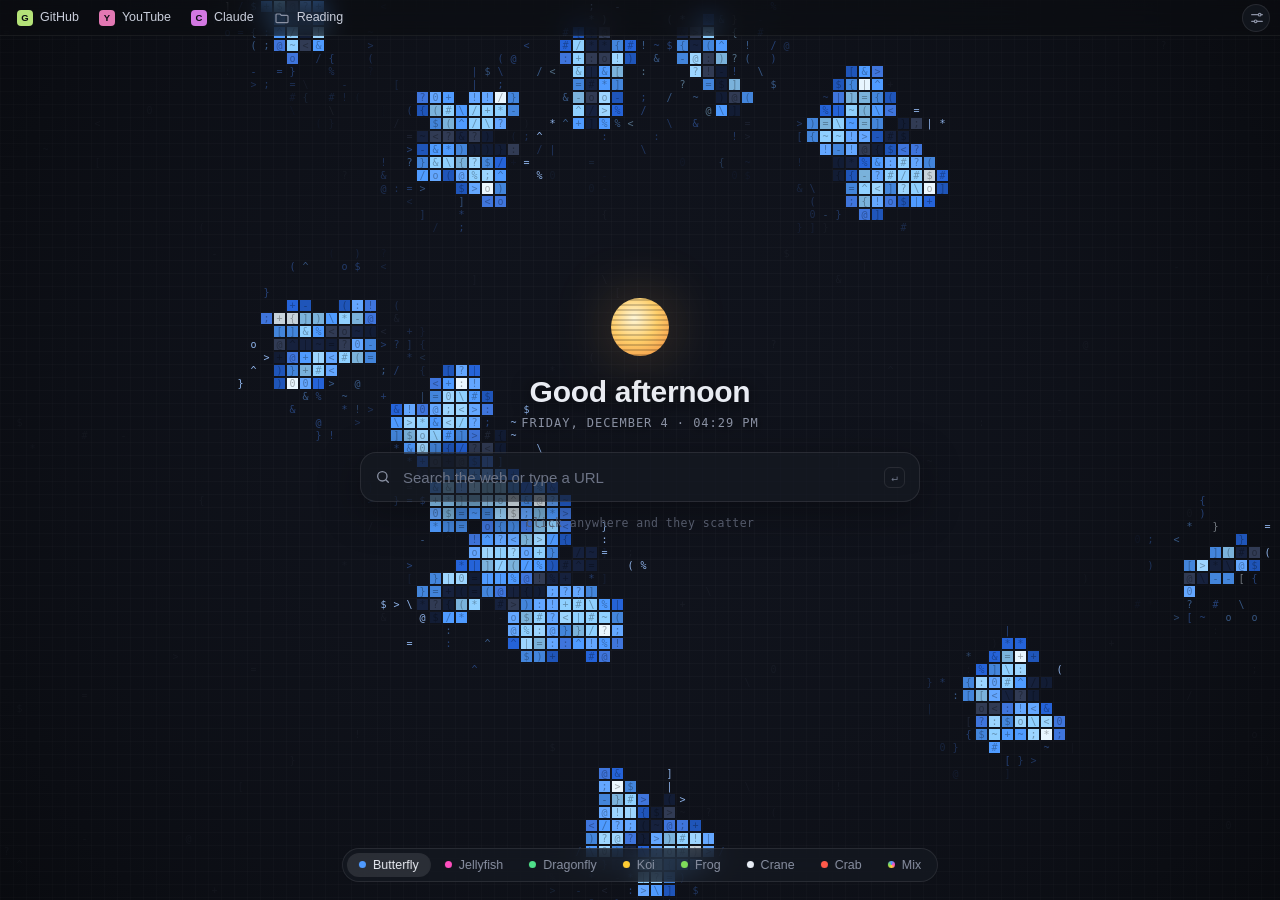
<file: docs/index.html>
<!DOCTYPE html>
<html lang="en">
<head>
<meta charset="utf-8">
<meta name="viewport" content="width=device-width, initial-scale=1">
<title>ASCII Garden: live demo</title>
<link rel="icon" type="image/png" href="[data-uri]">
<style>
:root {
  --bg: #0b0d12;
  --ink: #e9ecf3;
  --muted: #8a91a3;
  --glass: rgba(22, 25, 34, 0.72);
  --line: rgba(255, 255, 255, 0.09);
  --mono: ui-monospace, "SF Mono", SFMono-Regular, Menlo, Consolas, monospace;
  --sans: -apple-system, BlinkMacSystemFont, "Inter", "Segoe UI", Roboto, sans-serif;
}

* { box-sizing: border-box; }

html, body {
  margin: 0;
  height: 100%;
  overflow: hidden;
  background: var(--bg);
  color: var(--ink);
  font-family: var(--sans);
  -webkit-font-smoothing: antialiased;
  user-select: none;
  -webkit-user-select: none;
  touch-action: manipulation;
}

canvas {
  position: fixed;
  inset: 0;
  width: 100%;
  height: 100%;
  display: block;
}

#garden { cursor: crosshair; }

/* ---------- bookmarks bar ---------- */
.bookmarks {
  position: fixed;
  top: 0;
  left: 0;
  right: 0;
  height: 36px;
  padding: 4px 50px 4px 8px;
  display: flex;
  align-items: center;
  gap: 2px;
  background: rgba(11, 13, 18, 0.55);
  border-bottom: 1px solid rgba(255, 255, 255, 0.06);
  backdrop-filter: blur(12px);
  -webkit-backdrop-filter: blur(12px);
  z-index: 5;
}
.bookmarks[hidden] { display: none; }
.bm-list {
  position: relative;
  flex: 1;
  min-width: 0;
  display: flex;
  gap: 2px;
  overflow: hidden;
}
.bm {
  flex: none;
  display: flex;
  align-items: center;
  gap: 7px;
  height: 28px;
  max-width: 170px;
  padding: 0 9px;
  border: 0;
  border-radius: 8px;
  background: transparent;
  color: #c9cedb;
  font: 12.5px/1 var(--sans);
  text-decoration: none;
  white-space: nowrap;
  cursor: pointer;
}
.bm .t { overflow: hidden; text-overflow: ellipsis; }
.bm:hover, .bm:focus-visible, .bm.open { background: rgba(255, 255, 255, 0.08); color: var(--ink); outline: none; }
.bm img, .bm .ico { width: 16px; height: 16px; flex: none; border-radius: 4px; }
.bm .ico {
  display: grid;
  place-items: center;
  font: 700 9.5px/1 var(--sans);
  color: #0b0d12;
}
.bm svg { flex: none; color: #8a91a3; }
.bm-more { padding: 0 10px; font-size: 15px; color: var(--muted); }

.bm-menu {
  position: fixed;
  min-width: 220px;
  max-width: 300px;
  max-height: 65vh;
  overflow-y: auto;
  padding: 5px;
  display: grid;
  gap: 1px;
  background: rgba(18, 21, 29, 0.96);
  border: 1px solid var(--line);
  border-radius: 12px;
  backdrop-filter: blur(16px);
  -webkit-backdrop-filter: blur(16px);
  box-shadow: 0 16px 40px rgba(0, 0, 0, .5);
  z-index: 8;
}
.bm-menu[hidden] { display: none; }
.bm-menu .bm { max-width: none; width: 100%; }
.bm-menu .back { color: var(--muted); }
.bm-menu .empty { padding: 8px 10px; font-size: 12px; color: #6c7385; }

/* ---------- species picker ---------- */
.species {
  position: fixed;
  bottom: 18px;
  left: 50%;
  transform: translateX(-50%);
  display: flex;
  gap: 2px;
  padding: 4px;
  max-width: calc(100vw - 90px);
  overflow-x: auto;
  scrollbar-width: none;
  background: var(--glass);
  border: 1px solid var(--line);
  border-radius: 999px;
  backdrop-filter: blur(14px);
  -webkit-backdrop-filter: blur(14px);
  z-index: 5;
}
.species::-webkit-scrollbar { display: none; }

.species button {
  flex: none;
  display: flex;
  align-items: center;
  gap: 7px;
  padding: 6px 12px;
  border: 0;
  border-radius: 999px;
  background: transparent;
  color: var(--muted);
  font: 500 12.5px/1 var(--sans);
  cursor: pointer;
  transition: background .2s, color .2s;
}
.species button:hover { color: var(--ink); }
.species button.on { background: rgba(255, 255, 255, 0.1); color: var(--ink); }
.species .dot { width: 7px; height: 7px; border-radius: 50%; }

/* ---------- settings ---------- */
.gear {
  position: fixed;
  top: 4px;
  right: 10px;
  width: 28px;
  height: 28px;
  display: grid;
  place-items: center;
  border: 1px solid var(--line);
  border-radius: 50%;
  background: var(--glass);
  color: var(--muted);
  cursor: pointer;
  backdrop-filter: blur(14px);
  -webkit-backdrop-filter: blur(14px);
  z-index: 6;
}
.gear:hover, .gear[aria-expanded="true"] { color: var(--ink); }

.panel {
  position: fixed;
  top: 42px;
  right: 10px;
  width: 230px;
  padding: 14px;
  display: grid;
  gap: 12px;
  background: rgba(18, 21, 29, 0.92);
  border: 1px solid var(--line);
  border-radius: 14px;
  backdrop-filter: blur(16px);
  -webkit-backdrop-filter: blur(16px);
  font-size: 12.5px;
  color: var(--muted);
  z-index: 6;
}
.panel[hidden] { display: none; }
.panel label { display: grid; gap: 6px; }
.panel label.row { display: flex; align-items: center; gap: 8px; color: var(--ink); }
.panel input[type="text"] {
  padding: 8px 10px;
  border: 1px solid var(--line);
  border-radius: 8px;
  background: rgba(255, 255, 255, 0.04);
  color: var(--ink);
  font: 13px var(--sans);
  outline: none;
}
.panel input[type="text"]:focus { border-color: rgba(255, 255, 255, 0.25); }
.panel input[type="range"] { width: 100%; accent-color: #9fb4ff; }
.panel input[type="checkbox"] { accent-color: #9fb4ff; }
.panel .keys { margin: 0; font: 11px var(--mono); opacity: .7; }

/* ---------- center ---------- */
.center {
  position: fixed;
  left: 50%;
  top: 46%;
  transform: translate(-50%, -50%);
  width: min(560px, calc(100vw - 32px));
  display: flex;
  flex-direction: column;
  align-items: center;
  pointer-events: none;
  z-index: 4;
}

.orb {
  width: 58px;
  height: 58px;
  border-radius: 50%;
  margin-bottom: 18px;
  position: relative;
  overflow: hidden;
  transition: background 1s, box-shadow 1s;
}
.orb::after {
  content: "";
  position: absolute;
  inset: 0;
  background: repeating-linear-gradient(0deg, rgba(0,0,0,.18) 0 2px, transparent 2px 5px);
  mix-blend-mode: multiply;
}
.orb.night {
  background: radial-gradient(circle at 38% 32%, #f1f3f8 0%, #b9c0cf 45%, #6b7386 100%);
  box-shadow: 0 0 46px rgba(170, 190, 255, .16), inset -14px -8px 0 rgba(10, 12, 18, .55);
}
.orb.day {
  background: radial-gradient(circle at 40% 35%, #fff6d6 0%, #ffcf6b 45%, #f08a3c 100%);
  box-shadow: 0 0 60px rgba(255, 190, 90, .28);
}
.orb.dusk {
  background: radial-gradient(circle at 40% 35%, #ffe0c2 0%, #ff9a6b 50%, #c2456b 100%);
  box-shadow: 0 0 56px rgba(255, 120, 110, .22);
}

h1 {
  margin: 0;
  font: 600 clamp(22px, 3.2vw, 30px)/1.2 var(--sans);
  letter-spacing: -0.01em;
  text-align: center;
  text-shadow: 0 2px 18px rgba(0, 0, 0, .8);
}

.clock {
  margin-top: 6px;
  font: 12px var(--mono);
  color: var(--muted);
  letter-spacing: .08em;
  text-shadow: 0 1px 10px rgba(0, 0, 0, .9);
}

.search {
  pointer-events: auto;
  margin-top: 22px;
  width: 100%;
  display: flex;
  align-items: center;
  gap: 10px;
  padding: 0 14px;
  height: 50px;
  background: var(--glass);
  border: 1px solid var(--line);
  border-radius: 16px;
  color: var(--muted);
  backdrop-filter: blur(16px);
  -webkit-backdrop-filter: blur(16px);
  box-shadow: 0 10px 40px rgba(0, 0, 0, .35);
  transition: border-color .2s;
}
.search:focus-within { border-color: rgba(255, 255, 255, 0.22); }
.search input {
  flex: 1;
  min-width: 0;
  border: 0;
  outline: none;
  background: transparent;
  color: var(--ink);
  font: 15px var(--sans);
  user-select: text;
  -webkit-user-select: text;
}
.search input::placeholder { color: #6c7385; }
.search kbd {
  font: 11px var(--mono);
  padding: 3px 6px;
  border: 1px solid var(--line);
  border-radius: 6px;
  color: #6c7385;
}

.hint {
  margin: 14px 0 0;
  font: 11.5px var(--mono);
  color: #5d6476;
  letter-spacing: .04em;
  transition: opacity 1.2s;
}
.hint.gone { opacity: 0; }

@media (max-width: 640px) {
  .species { bottom: 12px; max-width: calc(100vw - 24px); }
  .species button { padding: 6px 10px; font-size: 12px; }
  .center { top: 44%; }
  .search { height: 46px; }
}
</style>
</head>
<body>
<canvas id="bg" aria-hidden="true"></canvas>
<canvas id="garden" aria-hidden="true"></canvas>

<nav class="bookmarks ui" id="bookmarks" aria-label="Bookmarks" hidden></nav>
<div class="bm-menu ui" id="bm-menu" role="menu" hidden></div>

<nav class="species ui" id="species" aria-label="Choose animal"></nav>

<button class="gear ui" id="gear" type="button" aria-label="Settings" aria-expanded="false">
  <svg viewBox="0 0 24 24" width="16" height="16" fill="none" stroke="currentColor" stroke-width="1.8" stroke-linecap="round">
    <path d="M4 7h10M18 7h2M4 17h4M12 17h8"/><circle cx="16" cy="7" r="2"/><circle cx="10" cy="17" r="2"/>
  </svg>
</button>

<div class="panel ui" id="panel" hidden>
  <label>Your name
    <input id="set-name" type="text" maxlength="24" autocomplete="off" spellcheck="false">
  </label>
  <label>How many
    <input id="set-density" type="range" min="0.4" max="2" step="0.1">
  </label>
  <label class="row">
    <input id="set-trails" type="checkbox"> Character trails
  </label>
  <label class="row">
    <input id="set-bookmarks" type="checkbox"> Bookmarks bar
  </label>
  <p class="keys">Keys 1 to 8 switch animals</p>
</div>

<main class="center">
  <div class="orb" id="orb" aria-hidden="true"></div>
  <h1 id="greet">Hello</h1>
  <div class="clock" id="clock"></div>
  <form class="search ui" id="search" autocomplete="off">
    <svg viewBox="0 0 24 24" width="16" height="16" fill="none" stroke="currentColor" stroke-width="2" stroke-linecap="round"><circle cx="11" cy="11" r="7"/><path d="m20 20-3.5-3.5"/></svg>
    <input id="q" type="text" placeholder="Search the web or type a URL" aria-label="Search" spellcheck="false">
    <kbd>&#8629;</kbd>
  </form>
  <p class="hint" id="hint">click anywhere and they scatter</p>
</main>

<script>
/* ASCII Garden: animals drawn on a character grid.
 *
 * How it works:
 *  - The screen is a grid of cells (CS px each).
 *  - Every animal is a *shape function* shape(lx, ly, a) that says which
 *    palette colour (if any) sits at a point in the animal's own coordinates
 *    (lx = forward, ly = sideways, measured in cells).
 *  - Each frame, for every grid cell near an animal, we rotate the cell centre
 *    into the animal's frame, ask the shape function, and paint a coloured tile
 *    with a keyboard character in it. Rotating and sampling like this is what
 *    gives the chunky pixel look at any angle.
 *  - Cells an animal passes over leave a fading character behind (the trail).
 *  - Clicking adds an outward impulse + "panic" to every animal.
 */
(() => {
  'use strict';

  // ------------------------------------------------------------ storage
  const store = {
    get(k, d) {
      try { const v = localStorage.getItem('asciiGarden.' + k); return v === null ? d : JSON.parse(v); }
      catch (e) { return d; }
    },
    set(k, v) {
      try { localStorage.setItem('asciiGarden.' + k, JSON.stringify(v)); } catch (e) { /* storage off */ }
    }
  };

  const settings = {
    name: store.get('name', ''),
    species: store.get('species', 'butterfly'),
    density: store.get('density', 1),
    trails: store.get('trails', true),
    bookmarks: store.get('bookmarks', true)
  };

  // ------------------------------------------------------------ helpers
  const TAU = Math.PI * 2;
  const CHARS = '$}{)(][-=+~^*#%&/\\|<>?!;:@0o';
  const rand = Math.random;
  const clamp = (v, a, b) => (v < a ? a : v > b ? b : v);
  const lerp = (a, b, t) => a + (b - a) * t;

  function hash(x, y, s) {
    let h = (Math.imul(x | 0, 374761393) + Math.imul(y | 0, 668265263) + Math.imul(s | 0, 1442695041)) | 0;
    h = Math.imul(h ^ (h >>> 13), 1274126177);
    h ^= h >>> 16;
    return (h >>> 0) / 4294967296;
  }

  function vnoise(x, y, s) {
    const xi = Math.floor(x), yi = Math.floor(y);
    const xf = x - xi, yf = y - yi;
    const u = xf * xf * (3 - 2 * xf), v = yf * yf * (3 - 2 * yf);
    return lerp(lerp(hash(xi, yi, s), hash(xi + 1, yi, s), u),
                lerp(hash(xi, yi + 1, s), hash(xi + 1, yi + 1, s), u), v);
  }

  // squared normalised ellipse distance (< 1 means inside)
  function ell(x, y, cx, cy, rx, ry) {
    const dx = (x - cx) / rx, dy = (y - cy) / ry;
    return dx * dx + dy * dy;
  }

  function segDist(px, py, ax, ay, bx, by) {
    const vx = bx - ax, vy = by - ay;
    const t = clamp(((px - ax) * vx + (py - ay) * vy) / (vx * vx + vy * vy || 1), 0, 1);
    const dx = px - (ax + vx * t), dy = py - (ay + vy * t);
    return Math.sqrt(dx * dx + dy * dy);
  }

  function lerpAngle(a, b, t) {
    let d = (b - a) % TAU;
    if (d > Math.PI) d -= TAU;
    if (d < -Math.PI) d += TAU;
    return a + d * Math.min(1, t);
  }

  function hexToRgb(h) {
    const n = parseInt(h.slice(1), 16);
    return [(n >> 16) & 255, (n >> 8) & 255, n & 255];
  }
  function shade(rgb, k) {
    const f = k < 0 ? c => c * (1 + k) : c => c + (255 - c) * k;
    return `rgb(${f(rgb[0]) | 0},${f(rgb[1]) | 0},${f(rgb[2]) | 0})`;
  }

  // trail colours: each palette colour registers a muted version with 8 alpha steps
  const TRAIL_STYLES = [];
  const TRAIL_LEVELS = 8;
  function registerTrail(rgb) {
    const m = rgb.map(c => (c * 0.75 + 120 * 0.25) | 0);
    const styles = [];
    for (let i = 0; i < TRAIL_LEVELS; i++) styles.push(`rgba(${m[0]},${m[1]},${m[2]},${((i + 1) / TRAIL_LEVELS * 0.55).toFixed(3)})`);
    TRAIL_STYLES.push(styles);
    return TRAIL_STYLES.length - 1;
  }

  // "g:#hex" = character only (no tile), used for tentacles, fins
  // "a:#hex" = see-through tile, used for dragonfly wings
  function makePalette(list) {
    return [null].concat(list.map(s => {
      const glyph = s.startsWith('g:'), clear = s.startsWith('a:');
      const rgb = hexToRgb(glyph || clear ? s.slice(2) : s);
      const rgba = al => `rgba(${rgb[0]},${rgb[1]},${rgb[2]},${al})`;
      return {
        glyph,
        variants: clear ? [rgba(0.16), rgba(0.22), rgba(0.28)] : [shade(rgb, -0.14), shade(rgb, 0), shade(rgb, 0.12)],
        ink: clear ? rgba(0.75) : 'rgba(0,0,0,0.30)',
        glyphStyle: `rgba(${rgb[0]},${rgb[1]},${rgb[2]},0.9)`,
        trail: registerTrail(rgb)
      };
    }));
  }

  // ------------------------------------------------------------ species
  // Every shape is drawn facing +x (forward). Units are grid cells.
  const SPECIES = {

    butterfly: {
      label: 'Butterfly', dot: '#4f9bff', count: 14, radius: 7.2, scale: [0.8, 1.25],
      palette: makePalette(['#16213d', '#2563d8', '#4f9bff', '#8fd0ff', '#e8f6ff', 'g:#9cc4ff']),
      init(a) { a.wander = rand() * TAU; a.phase = rand() * TAU; },
      update(a, dt, U) {
        a.wander += (rand() - 0.5) * 5 * dt;
        const sp = 55 * U * (1 + a.panic * 2.6);
        steer(a, Math.cos(a.wander) * sp, Math.sin(a.wander) * sp, dt * 1.8);
        a.vy += Math.sin(a.t * 6 + a.seed) * 18 * U * dt; // bob
        a.h = lerpAngle(a.h, Math.atan2(a.vy, a.vx), dt * 5);
        a.phase += dt * (10 + a.panic * 16);
        a.flap = 0.22 + 0.78 * Math.abs(Math.cos(a.phase));
      },
      scatter(a, ang) { a.wander = ang; },
      shape(x, y, a) {
        const ay = Math.abs(y);
        if (ay < 0.55 && x > -3.6 && x < 2.6) return 1;               // body
        if (ell(x, y, 3.1, 0, 0.9, 0.8) < 1) return 1;                 // head
        if (x > 3.7 && x < 6.2 && Math.abs(ay - (x - 3.7) * 0.75) < 0.42) return 6; // antennae
        if (ay < 0.5) return 0;
        const wy = ay / a.flap;                                        // flap squashes the wings sideways
        const d1 = ell(x, wy, 1.0 + (wy - 3) * 0.28, 3.4, 2.4, 3.1);   // forewing
        const d2 = ell(x, wy, -1.9 - (wy - 2.5) * 0.18, 2.6, 1.9, 2.4); // hindwing
        const d = Math.min(d1, d2);
        if (d >= 1) return 0;
        if (d1 < 1 && ell(x, wy, 2.1, 4.8, 0.7, 0.7) < 1) return 5;    // pale spot
        if (d > 0.7) return 2;
        if (d > 0.28) return 3;
        return 4;
      }
    },

    jellyfish: {
      label: 'Jellyfish', dot: '#ff4fbf', count: 9, radius: 13.5, scale: [0.75, 1.2],
      palette: makePalette(['#a3106f', '#e03aa4', '#ff6fd0', '#ffc6ef', 'g:#ff8ad8', '#c42487']),
      init(a) { a.h = -Math.PI / 2 + (rand() - 0.5); a.target = -Math.PI / 2; a.cyc = rand(); a.c = 0; },
      update(a, dt, U) {
        a.cyc += dt * (0.5 + a.panic * 1.3);
        const f = a.cyc % 1;
        a.c = f < 0.32 ? Math.sin(f / 0.32 * Math.PI) : 0;            // bell contraction
        const thrust = 95 * U * a.c * (1 + a.panic * 1.8);
        a.vx += Math.cos(a.h) * thrust * dt * 3;
        a.vy += Math.sin(a.h) * thrust * dt * 3;
        const drag = Math.exp(-dt * 1.1);
        a.vx *= drag; a.vy *= drag;
        if (a.panic < 0.05) a.target = lerpAngle(a.target, -Math.PI / 2 + Math.sin(a.t * 0.3 + a.seed) * 0.6, dt * 0.5);
        a.h = lerpAngle(a.h, a.target, dt * 0.9);
      },
      scatter(a, ang) { a.target = ang; a.cyc = Math.floor(a.cyc); },
      shape(x, y, a) {
        const c = a.c;
        const rx = 3.4 * (1 + 0.22 * c), ry = 4.0 * (1 - 0.24 * c);
        if (x > -0.6) {
          const d = ell(x, y, -0.6, 0, rx, ry);
          if (d < 1) {
            if (ell(x, y, rx * 0.4, -ry * 0.38, 1.0, 1.1) < 1) return 4;
            if (d < 0.42) return 3;
            if (d < 0.8) return 2;
            return 1;
          }
          return 0;
        }
        if (x > -1.3 && Math.abs(y) < ry * 0.98) return 1;             // rim
        const t = a.t;
        if (x > -5.5 && Math.abs(y - Math.sin(x * 0.7 + t * 2.2) * 0.5) < 0.95 - (-x - 1.3) * 0.12) return 6; // oral arms
        if (x < -1.3) {
          for (let i = 0; i < 5; i++) {
            const len = 8 + (i % 2) * 3 + (i === 2 ? 1.5 : 0);
            if (-x - 1.3 > len) continue;
            const y0 = (-1 + i * 0.5) * ry * 0.85;
            const yy = y0 + Math.sin(x * 0.55 + t * 2.4 + i * 1.7) * 0.9 * (-x / 9);
            if (Math.abs(y - yy) < 0.42) return 5;
          }
        }
        return 0;
      }
    },

    dragonfly: {
      label: 'Dragonfly', dot: '#4fe08a', count: 11, radius: 9, scale: [0.8, 1.15],
      palette: makePalette(['#0e5229', '#1f9d50', '#5ee08a', '#c6ffd9', 'a:#b8ffd2']),
      init(a) { a.timer = rand(); a.th = a.h; a.buzz = 1; },
      update(a, dt, U) {
        a.timer -= dt * (1 + a.panic * 2);
        if (a.timer <= 0) {
          a.th = (a.flee != null ? a.flee : a.h + (rand() - 0.5) * 2.6);
          a.flee = null;
          const sp = (240 + rand() * 180) * U * (1 + a.panic);
          a.vx = Math.cos(a.th) * sp; a.vy = Math.sin(a.th) * sp;
          a.timer = 0.6 + rand() * 1.8;
        }
        const drag = Math.exp(-dt * 3.4);
        a.vx = a.vx * drag + (rand() - 0.5) * 40 * U * dt;
        a.vy = a.vy * drag + (rand() - 0.5) * 40 * U * dt;
        a.h = lerpAngle(a.h, a.th, dt * 14);
        a.buzz = 0.82 + 0.18 * Math.abs(Math.sin(a.t * 55));
      },
      scatter(a, ang) { a.flee = ang; a.timer = rand() * 0.08; },
      shape(x, y, a) {
        const ay = Math.abs(y);
        if (ell(x, y, 5.6, 0, 1.0, 1.35) < 1) return ay > 0.45 ? 4 : 1;  // head + eyes
        if (ell(x, y, 3.6, 0, 1.7, 1.0) < 1) return ay < 0.4 ? 3 : 2;   // thorax
        if (x > -8.2 && x < 2.2 && ay < 0.55 - (2.2 - x) * 0.018)        // abdomen
          return (Math.floor((x + 9) * 0.9) & 1) ? 2 : 1;
        const b = a.buzz;
        if (ell(x + ay * 0.08, ay, 4.1, 3.8 * b, 0.85, 3.5 * b) < 1) return 5; // forewings
        if (ell(x + ay * 0.16, ay, 2.6, 3.6 * b, 0.95, 3.4 * b) < 1) return 5; // hindwings
        return 0;
      }
    },

    koi: {
      label: 'Koi', dot: '#ffcc33', count: 11, radius: 9.6, scale: [0.8, 1.25],
      palettes: [
        makePalette(['#f4efe6', '#e0402b', 'g:#f2d6cc', '#ffffff', '#c9c1b5', '#1a1a1a']), // kohaku
        makePalette(['#f08a24', '#ffb347', 'g:#ffc98a', '#ffffff', '#c4651a', '#1a1a1a']), // ogon
        makePalette(['#f2c230', '#ffe27a', 'g:#ffe9a6', '#ffffff', '#c99a14', '#1a1a1a']), // yamabuki
        makePalette(['#f4efe6', '#26262b', 'g:#d9d9de', '#ffffff', '#c9c1b5', '#1a1a1a'])  // shiro
      ],
      init(a) {
        a.wander = rand() * TAU;
        a.pal = rand() < 0.5 ? 0 : (1 + (rand() * 3) | 0);
        a.sw = 0;
      },
      update(a, dt, U) {
        a.wander += (rand() - 0.5) * 1.8 * dt;
        const sp = 42 * U * (1 + a.panic * 3);
        steer(a, Math.cos(a.wander) * sp, Math.sin(a.wander) * sp, dt * 1.3);
        a.h = lerpAngle(a.h, Math.atan2(a.vy, a.vx), dt * 2.6);
        a.sw += dt * (4 + Math.hypot(a.vx, a.vy) / (12 * U));
      },
      scatter(a, ang) { a.wander = ang; },
      shape(x, y, a) {
        const sway = xx => Math.sin(a.sw - xx * 0.45) * 0.1 * (5 - xx);
        const yo = y - sway(x);
        const ay = Math.abs(yo);
        if (x > -5.5 && x < 5.2) {
          const u = (x + 5.5) / 10.7;
          const hw = 2.3 * Math.sqrt(Math.max(0, Math.sin(Math.PI * Math.pow(u, 1.6))));
          if (ay < hw) {
            if (ell(x, ay, 3.5, 1.15, 0.5, 0.5) < 1) return 6;            // eyes
            if (ay > hw - 0.5) return 5;                                 // edge shade
            return vnoise(x * 0.42 + a.seed * 7, yo * 0.55, a.seed) > 0.52 ? 2 : 1;
          }
          if (ell(x, ay, 1.6, hw + 0.9, 0.9, 1.1) < 1) return 3;         // pectoral fins
        }
        const tx = -5.4 - x;                                             // tail
        if (tx > -0.2 && tx < 3.9) {
          const yt = y - sway(-5.4) - Math.sin(a.sw * 1.2) * tx * 0.25;
          const spread = 0.35 + tx * 0.7;
          const fork = tx > 2.3 && Math.abs(yt) < (tx - 2.3) * 1.1;
          if (Math.abs(yt) < spread && !fork) return 3;
        }
        return 0;
      }
    },

    frog: {
      label: 'Frog', dot: '#7fdc5a', count: 9, radius: 9.2, scale: [0.85, 1.2],
      palette: makePalette(['#1d5a18', '#3ea534', '#86e061', '#efffe0', '#0b1a08', '#2a7522']),
      init(a) { a.timer = rand() * 2; a.air = 0; a.legs = 0; },
      update(a, dt, U) {
        if (a.air > 0) {
          a.air -= dt;
          const drag = Math.exp(-dt * 1.4);
          a.vx *= drag; a.vy *= drag;
          a.legs = Math.min(1, a.legs + dt * 14);
          a.lift = Math.sin(clamp(1 - a.air / 0.45, 0, 1) * Math.PI);
        } else {
          const drag = Math.exp(-dt * 14);
          a.vx *= drag; a.vy *= drag;
          a.legs = Math.max(0, a.legs - dt * 5);
          a.lift = 0;
          a.timer -= dt;
          if (a.timer <= 0) {
            a.h = a.flee != null ? a.flee : a.h + (rand() - 0.5) * 1.9;
            a.flee = null;
            const sp = (230 + rand() * 130) * U * (1 + a.panic * 0.7);
            a.vx = Math.cos(a.h) * sp; a.vy = Math.sin(a.h) * sp;
            a.air = 0.45;
            a.timer = a.panic > 0.3 ? 0.12 + rand() * 0.2 : 0.9 + rand() * 2.4;
          }
        }
        a.sizeMul = 1 + 0.14 * (a.lift || 0);
      },
      scatter(a, ang) { a.flee = ang; if (a.air <= 0) a.timer = rand() * 0.12; },
      shape(x, y, a) {
        const ay = Math.abs(y);
        if (ell(x, ay, 2.8, 1.45, 0.85, 0.85) < 1)                      // eyes
          return ell(x, ay, 3.05, 1.5, 0.36, 0.36) < 1 ? 5 : 4;
        const dh = ell(x, y, 2.0, 0, 1.8, 2.0);
        const db = ell(x, y, -0.7, 0, 3.0, 2.5);
        if (dh < 1 || db < 1) {
          if (ay < 0.45 && x < 2.4 && x > -3) return 3;                 // stripe
          if (vnoise(x * 0.8 + a.seed * 3, y * 0.8, a.seed) > 0.7) return 6; // spots
          if (Math.min(dh, db) > 0.72) return 1;
          return 2;
        }
        const L = a.legs;
        const kx = lerp(-0.4, -5.0, L), ky = lerp(3.6, 2.9, L);
        const fx = lerp(0.8, -7.8, L), fy = lerp(3.1, 3.5, L);
        if (segDist(x, ay, -2.4, 1.8, kx, ky) < 0.72) return 2;          // thigh
        if (segDist(x, ay, kx, ky, fx, fy) < 0.5) return 2;             // shin
        if (ell(x, ay, fx, fy, 0.75, 0.75) < 1) return 1;               // foot
        if (segDist(x, ay, 1.3, 1.6, 2.3, 3.0) < 0.45) return 2;         // front legs
        if (ell(x, ay, 2.5, 3.2, 0.55, 0.55) < 1) return 1;
        return 0;
      }
    },

    crane: {
      label: 'Crane', dot: '#e8edf5', count: 8, radius: 9.4, scale: [0.85, 1.2],
      palette: makePalette(['#f5f7fa', '#c8d0db', '#8a96a8', '#1c2230', '#e0342c', '#d9c27a', 'g:#7d879a']),
      init(a) { a.wander = rand() * TAU; a.phase = rand() * TAU; a.glide = rand() * 3; a.span = 1; },
      update(a, dt, U) {
        a.wander += (rand() - 0.5) * 0.9 * dt;
        const sp = 72 * U * (1 + a.panic * 1.8);
        steer(a, Math.cos(a.wander) * sp, Math.sin(a.wander) * sp, dt * 0.9);
        a.h = lerpAngle(a.h, Math.atan2(a.vy, a.vx), dt * 2.2);
        a.glide -= dt;
        if (a.glide < -2.2) a.glide = 1.5 + rand() * 3;
        const flapping = a.glide < 0 || a.panic > 0.2;
        a.phase += dt * (3.4 + a.panic * 5);
        const target = flapping ? 0.58 + 0.42 * (0.5 + 0.5 * Math.cos(a.phase)) : 1;
        a.span = lerp(a.span, target, Math.min(1, dt * 10));
      },
      scatter(a, ang) { a.wander = ang; },
      shape(x, y, a) {
        const ay = Math.abs(y);
        if (ell(x, y, 0, 0, 3.0, 1.0) < 1) return x > 0.3 ? 1 : 2;       // body
        if (x > 2.4 && x < 5.8 && ay < 0.42) return 4;                   // neck
        if (ell(x, y, 6.2, 0, 0.8, 0.62) < 1)                            // head + red crown
          return ell(x, y, 6.1, 0, 0.38, 0.3) < 1 ? 5 : 1;
        if (x > 6.9 && x < 8.5 && ay < 0.3 - (x - 6.9) * 0.13) return 6; // beak
        if (x < -2.6 && x > -4.3 && ay < 0.9 + (-2.6 - x) * 0.35) return 2; // tail
        if (x < -3.6 && x > -7.2 && Math.abs(ay - 0.35) < 0.2) return 7; // trailing legs
        const span = 8.6 * a.span;
        if (ay > 0.6 && ay < span) {                                     // wings
          const k = ay / span;
          const lead = 1.25 - 0.9 * k - 0.7 * k * k;
          const chord = 2.9 * (1 - 0.5 * k);
          if (x < lead && x > lead - chord) {
            if (k > 0.82) return 4;
            if (x < lead - chord * 0.62) return 3;
            return k < 0.45 ? 1 : 2;
          }
        }
        return 0;
      }
    },

    crab: {
      label: 'Crab', dot: '#ff5a4a', count: 10, radius: 7.4, scale: [0.8, 1.25],
      palette: makePalette(['#741810', '#d8442e', '#ff7d58', '#fff2e0', '#1a0a08', '#b3301d']),
      init(a) { a.h = -Math.PI / 2; a.timer = rand(); a.side = rand() < 0.5 ? -1 : 1; a.speed = 0; a.walk = 0; a.drift = 0; },
      update(a, dt, U) {
        a.timer -= dt;
        if (a.timer <= 0) {
          if (rand() < 0.3 && a.panic < 0.2) { a.speed = 0; a.timer = 0.6 + rand() * 1.4; }
          else {
            if (rand() < 0.5) a.side *= -1;
            a.speed = (55 + rand() * 60) * U;
            a.drift = (rand() - 0.5) * 30 * U;
            a.timer = 0.8 + rand() * 1.8;
          }
        }
        const sp = a.speed * (1 + a.panic * 2.5);
        steer(a, a.side * sp, a.drift, dt * 6);
        a.h = -Math.PI / 2 + Math.sin(a.t * 1.4 + a.seed) * 0.07;
        a.walk += Math.hypot(a.vx, a.vy) * dt * 0.11 / U;
        a.pinch = 0.5 + 0.5 * Math.sin(a.t * 3 + a.seed);
      },
      scatter(a, ang) {
        a.side = Math.cos(ang) >= 0 ? 1 : -1;
        a.speed = (90 + rand() * 50) * U;
        a.drift = Math.sin(ang) * 60 * U;
        a.timer = 1 + rand();
      },
      scatterAxis: 'x',
      shape(x, y, a) {
        const ay = Math.abs(y);
        const d = ell(x, y, 0, 0, 2.3, 3.4);                             // shell
        if (d < 1) { if (ell(x, y, 0.7, 0, 0.9, 1.7) < 1) return 3; return d > 0.7 ? 1 : 2; }
        if (ell(x, ay, 2.65, 1.0, 0.55, 0.5) < 1)                         // eyes
          return ell(x, ay, 2.8, 1.0, 0.28, 0.28) < 1 ? 5 : 4;
        if (x > 1.8 && x < 2.3 && Math.abs(ay - 1.0) < 0.25) return 1;
        if (segDist(x, ay, 1.1, 2.5, 2.6, 3.8) < 0.5) return 6;           // arms
        if (ell(x, ay, 3.7, 4.0, 1.35, 1.15) < 1) {                       // claws
          if (x > 3.8 && Math.abs(ay - 4.0) < 0.3 * (0.4 + a.pinch)) return 0;
          return ell(x, ay, 3.4, 3.7, 0.5, 0.45) < 1 ? 3 : 2;
        }
        const side = y > 0 ? 0 : Math.PI;                                // legs
        for (let i = 0; i < 3; i++) {
          const w = Math.sin(a.walk + i * 2.1 + side) * 0.5;
          const bx = 0.4 - i * 1.05, kx = bx + w, tx = bx - 0.5 + w * 1.4;
          if (segDist(x, ay, bx, 2.9, kx, 4.6) < 0.4) return 6;
          if (segDist(x, ay, kx, 4.6, tx, 5.9) < 0.34) return 6;
        }
        return 0;
      }
    }
  };

  const ORDER = ['butterfly', 'jellyfish', 'dragonfly', 'koi', 'frog', 'crane', 'crab', 'mix'];
  if (!SPECIES[settings.species] && settings.species !== 'mix') settings.species = 'butterfly';

  function steer(a, tx, ty, k) {
    k = Math.min(1, k);
    a.vx += (tx - a.vx) * k;
    a.vy += (ty - a.vy) * k;
  }

  // ------------------------------------------------------------ canvas setup
  const bg = document.getElementById('bg');
  const bctx = bg.getContext('2d');
  const canvas = document.getElementById('garden');
  const ctx = canvas.getContext('2d');
  let W = 0, H = 0, DPR = 1, CS = 12, COLS = 0, ROWS = 0, U = 1;
  let trailLife = new Float32Array(0), trailChar = new Uint8Array(0), trailCol = new Uint16Array(0);
  let font = '';

  function resize() {
    W = window.innerWidth; H = window.innerHeight;
    DPR = Math.min(window.devicePixelRatio || 1, 2);
    CS = clamp(Math.round(Math.min(W, H) / 68), 8, 13);
    U = CS / 12;
    COLS = Math.ceil(W / CS); ROWS = Math.ceil(H / CS);
    for (const c of [bg, canvas]) { c.width = Math.round(W * DPR); c.height = Math.round(H * DPR); }
    ctx.setTransform(DPR, 0, 0, DPR, 0, 0);
    bctx.setTransform(DPR, 0, 0, DPR, 0, 0);
    font = `${Math.max(6, Math.round(CS * 0.78))}px ui-monospace, "SF Mono", Menlo, Consolas, monospace`;
    ctx.font = font; ctx.textAlign = 'center'; ctx.textBaseline = 'middle';
    trailLife = new Float32Array(COLS * ROWS);
    trailChar = new Uint8Array(COLS * ROWS);
    trailCol = new Uint16Array(COLS * ROWS);
    drawBackground();
  }

  function drawBackground() {
    bctx.fillStyle = '#0b0d12';
    bctx.fillRect(0, 0, W, H);
    // faint grid
    bctx.strokeStyle = 'rgba(255,255,255,0.028)';
    bctx.lineWidth = 1;
    bctx.beginPath();
    for (let x = 0; x <= COLS; x++) { bctx.moveTo(x * CS + 0.5, 0); bctx.lineTo(x * CS + 0.5, H); }
    for (let y = 0; y <= ROWS; y++) { bctx.moveTo(0, y * CS + 0.5); bctx.lineTo(W, y * CS + 0.5); }
    bctx.stroke();
    // scattered dim characters
    bctx.font = font; bctx.textAlign = 'center'; bctx.textBaseline = 'middle';
    bctx.fillStyle = 'rgba(160,170,200,0.07)';
    for (let gy = 0; gy < ROWS; gy++) for (let gx = 0; gx < COLS; gx++) {
      if (hash(gx, gy, 7) < 0.012) bctx.fillText(CHARS[(hash(gx, gy, 9) * CHARS.length) | 0], gx * CS + CS / 2, gy * CS + CS / 2 + 0.5);
    }
    // vignette
    const g = bctx.createRadialGradient(W / 2, H * 0.46, Math.min(W, H) * 0.2, W / 2, H / 2, Math.max(W, H) * 0.75);
    g.addColorStop(0, 'rgba(30,36,56,0.25)');
    g.addColorStop(1, 'rgba(0,0,0,0.55)');
    bctx.fillStyle = g;
    bctx.fillRect(0, 0, W, H);
  }

  // ------------------------------------------------------------ animals
  let animals = [];
  let seedCounter = 1;

  function areaFactor() { return clamp((W * H) / (1440 * 900), 0.35, 1.7); }

  function spawn(kind, n) {
    const sp = SPECIES[kind];
    for (let i = 0; i < n; i++) {
      const a = {
        kind, sp,
        x: rand() * W, y: rand() * H,
        vx: 0, vy: 0, h: rand() * TAU,
        size: lerp(sp.scale[0], sp.scale[1], rand()), sizeMul: 1,
        seed: seedCounter++, t: rand() * 10, panic: 0,
        reveal: 0, dying: false
      };
      sp.init(a);
      animals.push(a);
    }
  }

  function populate(kind) {
    for (const a of animals) a.dying = true;
    const f = areaFactor() * settings.density;
    if (kind === 'mix') {
      for (const k of ORDER) if (SPECIES[k]) spawn(k, Math.max(1, Math.round(SPECIES[k].count * f * 0.3)));
    } else {
      spawn(kind, Math.max(3, Math.round(SPECIES[kind].count * f)));
    }
  }

  // ------------------------------------------------------------ input
  const pointer = { x: -1e4, y: -1e4, active: false };
  const ripples = [];
  const hint = document.getElementById('hint');

  function scatter(px, py) {
    ripples.push({ x: px, y: py, t: 0 });
    const reach = Math.max(W, H) * 0.65;
    for (const a of animals) {
      const dx = a.x - px, dy = a.y - py;
      const d = Math.hypot(dx, dy) || 1;
      const k = Math.max(0.3, 1 - d / reach);
      a.panic = Math.min(1.6, a.panic + k);
      const ang = Math.atan2(dy, dx);
      const imp = 380 * U * k;
      if (a.sp.scatterAxis === 'x') a.vx += Math.sign(dx || 1) * imp;
      else { a.vx += dx / d * imp; a.vy += dy / d * imp; }
      a.sp.scatter(a, ang, k);
    }
    hint.classList.add('gone');
  }

  window.addEventListener('pointerdown', e => {
    if (!(e.target.closest && (e.target.closest('#bm-menu') || e.target.closest('.bm-folder')))) closeMenu();
    if (e.target.closest && e.target.closest('.ui')) return;
    closePanel();
    if (document.activeElement && document.activeElement.blur) document.activeElement.blur();
    scatter(e.clientX, e.clientY);
  });
  window.addEventListener('pointermove', e => {
    pointer.x = e.clientX; pointer.y = e.clientY;
    pointer.active = e.pointerType === 'mouse';
  });
  document.addEventListener('pointerleave', () => { pointer.active = false; });
  window.addEventListener('blur', () => { pointer.active = false; });

  // ------------------------------------------------------------ simulation + render
  function update(dt) {
    for (let i = animals.length - 1; i >= 0; i--) {
      const a = animals[i];
      a.t += dt;
      a.panic = Math.max(0, a.panic - dt * 0.55);
      if (a.dying) { a.reveal -= dt * 2.2; if (a.reveal <= 0) { animals.splice(i, 1); continue; } }
      else a.reveal = Math.min(1, a.reveal + dt * 1.3);

      if (pointer.active) {                                     // shy of the cursor
        const dx = a.x - pointer.x, dy = a.y - pointer.y;
        const d = Math.hypot(dx, dy);
        const r = 150 * U;
        if (d < r && d > 0.1) {
          const f = (1 - d / r) * 900 * U * dt;
          if (a.sp.scatterAxis === 'x') a.vx += Math.sign(dx) * f;
          else { a.vx += dx / d * f; a.vy += dy / d * f; }
          a.panic = Math.max(a.panic, 0.25 * (1 - d / r));
        }
      }

      a.sp.update(a, dt, U);
      a.x += a.vx * dt;
      a.y += a.vy * dt;

      const m = a.sp.radius * a.size * CS;                      // wrap around edges
      if (a.x < -m) a.x += W + 2 * m; else if (a.x > W + m) a.x -= W + 2 * m;
      if (a.y < -m) a.y += H + 2 * m; else if (a.y > H + m) a.y -= H + 2 * m;
    }
    for (let i = ripples.length - 1; i >= 0; i--) { ripples[i].t += dt; if (ripples[i].t > 1.1) ripples.splice(i, 1); }
  }

  function drawTrails(dt) {
    const decay = dt * 0.85;
    let lastStyle = '';
    for (let i = 0, n = trailLife.length; i < n; i++) {
      let l = trailLife[i];
      if (l <= 0) continue;
      l -= decay; trailLife[i] = l;
      if (l <= 0) continue;
      const style = TRAIL_STYLES[trailCol[i]][Math.min(TRAIL_LEVELS - 1, (l * TRAIL_LEVELS) | 0)];
      if (style !== lastStyle) { ctx.fillStyle = style; lastStyle = style; }
      const gx = i % COLS, gy = (i / COLS) | 0;
      ctx.fillText(CHARS[trailChar[i]], gx * CS + CS / 2, gy * CS + CS / 2 + 0.5);
    }
  }

  function drawRipples() {
    for (const r of ripples) {
      for (let ring = 0; ring < 2; ring++) {
        const t = r.t - ring * 0.14;
        if (t <= 0) continue;
        const rad = t * 340 * U + 6;
        const alpha = Math.max(0, 1 - t / 0.95);
        if (alpha <= 0) continue;
        const n = Math.max(6, Math.floor(rad * TAU / (CS * 1.7)));
        ctx.fillStyle = `rgba(215,225,255,${(alpha * (ring ? 0.35 : 0.7)).toFixed(3)})`;
        for (let i = 0; i < n; i++) {
          const ang = i / n * TAU + ring * 0.2;
          const gx = Math.floor((r.x + Math.cos(ang) * rad) / CS);
          const gy = Math.floor((r.y + Math.sin(ang) * rad) / CS);
          ctx.fillText(ring ? '.' : 'o', gx * CS + CS / 2, gy * CS + CS / 2);
        }
      }
    }
  }

  function drawAnimal(a) {
    const sp = a.sp;
    const pal = sp.palettes ? sp.palettes[a.pal] : sp.palette;
    const size = a.size * (a.sizeMul || 1);
    const R = sp.radius * size;
    const cx = a.x / CS, cy = a.y / CS;
    const gx0 = Math.max(0, Math.floor(cx - R)), gx1 = Math.min(COLS - 1, Math.ceil(cx + R));
    const gy0 = Math.max(0, Math.floor(cy - R)), gy1 = Math.min(ROWS - 1, Math.ceil(cy + R));
    if (gx0 > gx1 || gy0 > gy1) return;
    const c = Math.cos(a.h), s = Math.sin(a.h), inv = 1 / size, R2 = R * R;
    const reveal = a.reveal, trails = settings.trails;
    const gap = CS >= 10 ? 1 : 0.5, tile = CS - gap * 2, half = CS / 2;

    for (let gy = gy0; gy <= gy1; gy++) {
      const dy = gy + 0.5 - cy;
      for (let gx = gx0; gx <= gx1; gx++) {
        const dx = gx + 0.5 - cx;
        if (dx * dx + dy * dy > R2) continue;
        const lx = (dx * c + dy * s) * inv;
        const ly = (-dx * s + dy * c) * inv;
        const idx = sp.shape(lx, ly, a);
        if (!idx) continue;
        const e = pal[idx];
        const h1 = hash(gx, gy, a.seed);
        let asGlyph = e.glyph;
        if (reveal < 1) {                                       // assemble / dissolve effect
          const hr = hash(gx, gy, a.seed + 77);
          if (hr > reveal + 0.25) continue;
          if (hr > reveal) asGlyph = true;
        }
        const px = gx * CS, py = gy * CS;
        const ch = CHARS[(h1 * CHARS.length) | 0];
        if (asGlyph) {
          ctx.fillStyle = e.glyphStyle;
          ctx.fillText(ch, px + half, py + half + 0.5);
          continue;
        }
        ctx.fillStyle = e.variants[(h1 * 3) | 0];
        ctx.fillRect(px + gap, py + gap, tile, tile);
        ctx.fillStyle = e.ink;
        ctx.fillText(ch, px + half, py + half + 0.5);
        if (trails && hash(gx, gy, 4242) < 0.32) {               // leave a character behind
          const ti = gy * COLS + gx;
          trailLife[ti] = 1;
          trailCol[ti] = e.trail;
          trailChar[ti] = (rand() * CHARS.length) | 0;
        }
      }
    }
  }

  const reduceMotion = window.matchMedia && window.matchMedia('(prefers-reduced-motion: reduce)').matches;
  let last = performance.now();
  function frame(now) {
    let dt = Math.min(0.05, (now - last) / 1000);
    last = now;
    if (reduceMotion) dt *= 0.45;
    update(dt);
    ctx.clearRect(0, 0, W, H);
    drawTrails(dt);
    drawRipples();
    for (const a of animals) drawAnimal(a);
    requestAnimationFrame(frame);
  }

  // ------------------------------------------------------------ UI
  const nav = document.getElementById('species');
  const buttons = {};
  for (const k of ORDER) {
    const b = document.createElement('button');
    b.type = 'button';
    const dot = document.createElement('span');
    dot.className = 'dot';
    dot.style.background = k === 'mix'
      ? 'conic-gradient(#4f9bff, #ff4fbf, #ffcc33, #7fdc5a, #4f9bff)'
      : SPECIES[k].dot;
    b.append(dot, document.createTextNode(k === 'mix' ? 'Mix' : SPECIES[k].label));
    b.addEventListener('click', () => setSpecies(k));
    nav.appendChild(b);
    buttons[k] = b;
  }

  function setSpecies(k) {
    settings.species = k;
    store.set('species', k);
    for (const key in buttons) buttons[key].classList.toggle('on', key === k);
    buttons[k].scrollIntoView({ block: 'nearest', inline: 'nearest' });
    populate(k);
  }

  // settings panel
  const gear = document.getElementById('gear');
  const panel = document.getElementById('panel');
  const setName = document.getElementById('set-name');
  const setDensity = document.getElementById('set-density');
  const setTrails = document.getElementById('set-trails');
  setName.value = settings.name;
  setDensity.value = settings.density;
  setTrails.checked = settings.trails;

  function closePanel() { panel.hidden = true; gear.setAttribute('aria-expanded', 'false'); }
  gear.addEventListener('click', () => {
    panel.hidden = !panel.hidden;
    gear.setAttribute('aria-expanded', String(!panel.hidden));
  });
  setName.addEventListener('input', () => {
    settings.name = setName.value.trim();
    store.set('name', settings.name);
    updateClock();
  });
  setDensity.addEventListener('change', () => {
    settings.density = parseFloat(setDensity.value) || 1;
    store.set('density', settings.density);
    populate(settings.species);
  });
  setTrails.addEventListener('change', () => {
    settings.trails = setTrails.checked;
    store.set('trails', settings.trails);
    if (!settings.trails) trailLife.fill(0);
  });
  const setBookmarks = document.getElementById('set-bookmarks');
  setBookmarks.checked = settings.bookmarks;
  setBookmarks.addEventListener('change', () => {
    settings.bookmarks = setBookmarks.checked;
    store.set('bookmarks', settings.bookmarks);
    loadBookmarks();
  });

  // ------------------------------------------------------------ bookmarks bar
  // Brave hides its own bookmarks bar on custom new tab pages, so we draw one.
  const bmBar = document.getElementById('bookmarks');
  const bmMenu = document.getElementById('bm-menu');
  const api = (typeof chrome !== 'undefined' && chrome.bookmarks && chrome.bookmarks.getTree) ? chrome.bookmarks : null;
  const DEMO = [   // shown only in the web preview, where there is no bookmarks API
    { title: 'GitHub', url: 'https://github.com' },
    { title: 'YouTube', url: 'https://www.youtube.com' },
    { title: 'Claude', url: 'https://claude.ai' },
    { title: 'Reading', children: [{ title: 'MDN Web Docs', url: 'https://developer.mozilla.org' }, { title: 'Hacker News', url: 'https://news.ycombinator.com' }] }
  ];
  const FOLDER_SVG = '<svg viewBox="0 0 24 24" width="16" height="16" fill="none" stroke="currentColor" stroke-width="1.8" stroke-linejoin="round"><path d="M3 7.5A1.5 1.5 0 0 1 4.5 6H9l2 2h8.5A1.5 1.5 0 0 1 21 9.5v8a1.5 1.5 0 0 1-1.5 1.5h-15A1.5 1.5 0 0 1 3 17.5z"/></svg>';
  let menuAnchor = null;
  let layoutBar = () => {};

  function hostOf(u) { try { return new URL(u).hostname.replace(/^www\./, ''); } catch (e) { return u || ''; } }

  function letterIcon(node) {
    const s = document.createElement('span');
    const host = hostOf(node.url);
    s.className = 'ico';
    s.textContent = (node.title || host || '?').trim().charAt(0).toUpperCase();
    s.style.background = `hsl(${(hash(host.length, host.charCodeAt(0) || 0, host.charCodeAt(1) || 0) * 360) | 0},65%,68%)`;
    return s;
  }

  function iconFor(node) {
    if (api && chrome.runtime && chrome.runtime.getURL && /^https?:/i.test(node.url || '')) {
      const img = document.createElement('img');
      img.alt = ''; img.width = 16; img.height = 16;
      img.src = chrome.runtime.getURL('/_favicon/?pageUrl=' + encodeURIComponent(node.url) + '&size=32');
      img.addEventListener('error', () => img.replaceWith(letterIcon(node)), { once: true });
      return img;
    }
    return letterIcon(node);
  }

  function makeItem(node) {
    const isFolder = !node.url;
    const el = document.createElement(isFolder ? 'button' : 'a');
    el.className = 'bm' + (isFolder ? ' bm-folder' : '');
    if (isFolder) {
      el.type = 'button';
      el.innerHTML = FOLDER_SVG;
      el.addEventListener('click', () => {
        if (menuAnchor === el && !bmMenu.hidden) { closeMenu(); return; }
        openMenu(el, node.children || []);
      });
    } else {
      el.href = node.url;
      el.title = (node.title ? node.title + '\n' : '') + node.url;
      el.appendChild(iconFor(node));
    }
    const label = node.title || (isFolder ? 'Folder' : '');
    if (label) {
      const t = document.createElement('span');
      t.className = 't';
      t.textContent = label;
      el.appendChild(t);
    }
    return el;
  }

  function openMenu(anchor, nodes, stack) {
    stack = stack || [];
    if (menuAnchor) menuAnchor.classList.remove('open');
    menuAnchor = anchor;
    anchor.classList.add('open');
    bmMenu.textContent = '';
    if (stack.length) {
      const back = document.createElement('button');
      back.type = 'button';
      back.className = 'bm back';
      back.textContent = '← Back';
      back.addEventListener('click', () => { const prev = stack.slice(0, -1); openMenu(anchor, stack[stack.length - 1], prev); });
      bmMenu.appendChild(back);
    }
    if (!nodes.length) {
      const p = document.createElement('div');
      p.className = 'empty';
      p.textContent = 'Empty folder';
      bmMenu.appendChild(p);
    }
    for (const n of nodes) {
      if (n.url) { bmMenu.appendChild(makeItem(n)); continue; }
      const sub = makeItem(n);
      const fresh = sub.cloneNode(true);                 // drop the bar-style click handler
      fresh.addEventListener('click', () => openMenu(anchor, n.children || [], stack.concat([nodes])));
      bmMenu.appendChild(fresh);
    }
    bmMenu.hidden = false;
    const r = anchor.getBoundingClientRect();
    const w = bmMenu.offsetWidth;
    bmMenu.style.left = Math.max(8, Math.min(r.left, window.innerWidth - w - 8)) + 'px';
    bmMenu.style.top = (r.bottom + 4) + 'px';
  }

  function closeMenu() {
    bmMenu.hidden = true;
    if (menuAnchor) menuAnchor.classList.remove('open');
    menuAnchor = null;
  }

  function renderBar(items, other) {
    closeMenu();
    bmBar.textContent = '';
    if (!settings.bookmarks || (!items.length && !(other && other.length))) { bmBar.hidden = true; return; }
    bmBar.hidden = false;
    const list = document.createElement('div');
    list.className = 'bm-list';
    const els = items.map(n => list.appendChild(makeItem(n)));
    const more = document.createElement('button');
    more.type = 'button';
    more.className = 'bm bm-more bm-folder';
    more.title = 'More bookmarks';
    more.textContent = '»';
    bmBar.append(list, more);
    if (other && other.length) bmBar.appendChild(makeItem({ title: 'Other bookmarks', children: other }));

    let hidden = [];
    more.addEventListener('click', () => {
      if (menuAnchor === more && !bmMenu.hidden) { closeMenu(); return; }
      openMenu(more, hidden);
    });
    layoutBar = () => {
      const fit = () => {
        hidden = [];
        for (const e of els) e.style.display = '';
        const avail = list.clientWidth;
        for (let i = 0; i < els.length; i++) {
          if (els[i].offsetLeft + els[i].offsetWidth > avail) {
            hidden = items.slice(i);
            for (let j = i; j < els.length; j++) els[j].style.display = 'none';
            break;
          }
        }
      };
      more.style.display = 'none';
      fit();
      if (hidden.length) { more.style.display = ''; fit(); }
    };
    layoutBar();
  }

  function loadBookmarks() {
    if (!api) { renderBar(DEMO, []); return; }
    api.getTree(tree => {
      const roots = (tree && tree[0] && tree[0].children) || [];
      const bar = roots.find(n => n.id === '1') || roots[0];
      const other = roots.find(n => n.id === '2');
      renderBar((bar && bar.children) || [], (other && other.children) || []);
    });
  }

  if (api) {
    for (const ev of ['onCreated', 'onRemoved', 'onChanged', 'onMoved', 'onChildrenReordered', 'onImportEnded']) {
      if (api[ev]) api[ev].addListener(() => loadBookmarks());
    }
  }
  window.addEventListener('resize', () => { closeMenu(); layoutBar(); });
  loadBookmarks();

  // keyboard: 1..8 switch species, Esc closes panel
  window.addEventListener('keydown', e => {
    const tag = (e.target.tagName || '').toLowerCase();
    if (e.key === 'Escape') { closePanel(); closeMenu(); return; }
    if (tag === 'input' || e.metaKey || e.ctrlKey || e.altKey) return;
    const n = parseInt(e.key, 10);
    if (n >= 1 && n <= ORDER.length) setSpecies(ORDER[n - 1]);
  });

  // greeting + clock
  const greet = document.getElementById('greet');
  const clock = document.getElementById('clock');
  const orb = document.getElementById('orb');
  function updateClock() {
    const d = new Date();
    const hr = d.getHours();
    const who = settings.name ? `, ${settings.name}` : '';
    let text, mood;
    if (hr >= 5 && hr < 12) { text = `Good morning${who}`; mood = 'day'; }
    else if (hr >= 12 && hr < 17) { text = `Good afternoon${who}`; mood = 'day'; }
    else if (hr >= 17 && hr < 21) { text = `Good evening${who}`; mood = 'dusk'; }
    else if (hr >= 21) { text = `Good night${who}`; mood = 'night'; }
    else { text = `Still up${who}?`; mood = 'night'; }
    greet.textContent = text;
    orb.className = 'orb ' + mood;
    clock.textContent = d.toLocaleDateString(undefined, { weekday: 'long', day: 'numeric', month: 'long' }).toUpperCase()
      + '  ·  ' + d.toLocaleTimeString([], { hour: '2-digit', minute: '2-digit' });
  }
  setInterval(updateClock, 15000);

  // search
  const form = document.getElementById('search');
  const q = document.getElementById('q');
  // Web searches go through chrome.search, so they use the search engine the
  // user picked in their browser settings (required for new tab extensions).
  form.addEventListener('submit', e => {
    e.preventDefault();
    const v = q.value.trim();
    if (!v) return;
    let url = null;
    if (/^https?:\/\//i.test(v)) url = v;
    else if (!/\s/.test(v) && /^[\w-]+(\.[\w-]+)+(:\d+)?(\/\S*)?$/.test(v)) url = 'https://' + v;

    if (!url && typeof chrome !== 'undefined' && chrome.search && chrome.search.query) {
      chrome.search.query({ text: v, disposition: 'CURRENT_TAB' });
      return;
    }
    if (!url) url = 'https://duckduckgo.com/?q=' + encodeURIComponent(v);   // web demo only
    let framed = false;
    try { framed = window.top !== window.self; } catch (err) { framed = true; }
    if (framed) {
      const link = document.createElement('a');
      link.href = url; link.target = '_blank'; link.rel = 'noopener';
      document.body.appendChild(link); link.click(); link.remove();
    } else {
      location.href = url;
    }
  });

  // ------------------------------------------------------------ go
  let resizeTimer = 0;
  window.addEventListener('resize', () => {
    clearTimeout(resizeTimer);
    resizeTimer = setTimeout(() => {
      const oldW = W, oldH = H;
      resize();
      for (const a of animals) { a.x *= W / oldW; a.y *= H / oldH; }
    }, 120);
  });

  resize();
  updateClock();
  setSpecies(settings.species);
  for (const a of animals) a.reveal = 1;                       // first load: no assemble delay
  requestAnimationFrame(frame);

  // test hook (harmless)
  window.__garden = { setSpecies, scatter, animals: () => animals };
})();
</script>
</body>
</html>
</file>
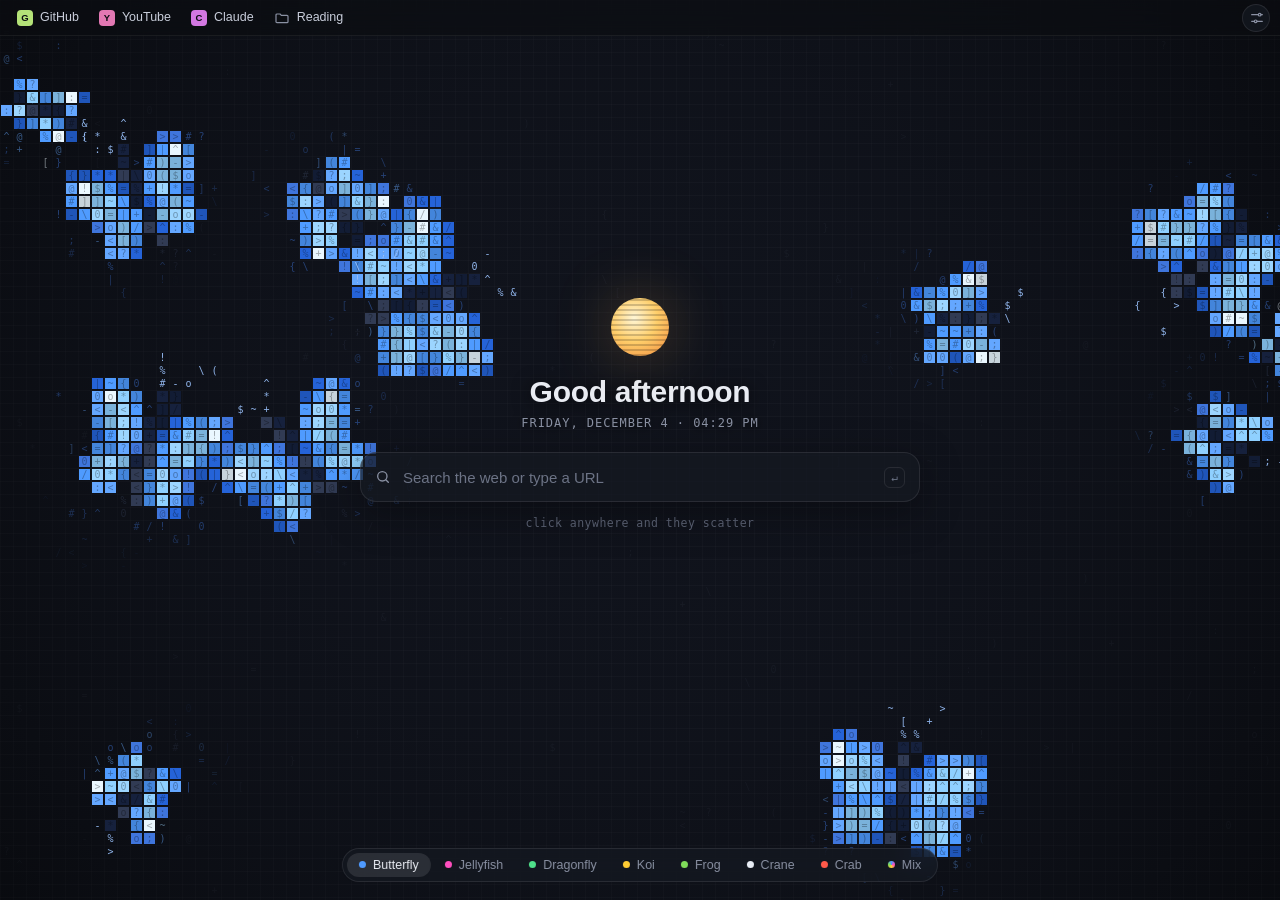
<file: extension/index.html>
<!DOCTYPE html>
<html lang="en">
<head>
<meta charset="utf-8">
<meta name="viewport" content="width=device-width, initial-scale=1">
<title>New Tab</title>
<link rel="icon" type="image/png" href="icons/icon32.png">
<link rel="stylesheet" href="style.css">
</head>
<body>
<canvas id="bg" aria-hidden="true"></canvas>
<canvas id="garden" aria-hidden="true"></canvas>

<nav class="bookmarks ui" id="bookmarks" aria-label="Bookmarks" hidden></nav>
<div class="bm-menu ui" id="bm-menu" role="menu" hidden></div>

<nav class="species ui" id="species" aria-label="Choose animal"></nav>

<button class="gear ui" id="gear" type="button" aria-label="Settings" aria-expanded="false">
  <svg viewBox="0 0 24 24" width="16" height="16" fill="none" stroke="currentColor" stroke-width="1.8" stroke-linecap="round">
    <path d="M4 7h10M18 7h2M4 17h4M12 17h8"/><circle cx="16" cy="7" r="2"/><circle cx="10" cy="17" r="2"/>
  </svg>
</button>

<div class="panel ui" id="panel" hidden>
  <label>Your name
    <input id="set-name" type="text" maxlength="24" autocomplete="off" spellcheck="false">
  </label>
  <label>How many
    <input id="set-density" type="range" min="0.4" max="2" step="0.1">
  </label>
  <label class="row">
    <input id="set-trails" type="checkbox"> Character trails
  </label>
  <label class="row">
    <input id="set-bookmarks" type="checkbox"> Bookmarks bar
  </label>
  <p class="keys">Keys 1 to 8 switch animals</p>
</div>

<main class="center">
  <div class="orb" id="orb" aria-hidden="true"></div>
  <h1 id="greet">Hello</h1>
  <div class="clock" id="clock"></div>
  <form class="search ui" id="search" autocomplete="off">
    <svg viewBox="0 0 24 24" width="16" height="16" fill="none" stroke="currentColor" stroke-width="2" stroke-linecap="round"><circle cx="11" cy="11" r="7"/><path d="m20 20-3.5-3.5"/></svg>
    <input id="q" type="text" placeholder="Search the web or type a URL" aria-label="Search" spellcheck="false">
    <kbd>&#8629;</kbd>
  </form>
  <p class="hint" id="hint">click anywhere and they scatter</p>
</main>

<script src="app.js"></script>
</body>
</html>
</file>
<file: extension/style.css>
:root {
  --bg: #0b0d12;
  --ink: #e9ecf3;
  --muted: #8a91a3;
  --glass: rgba(22, 25, 34, 0.72);
  --line: rgba(255, 255, 255, 0.09);
  --mono: ui-monospace, "SF Mono", SFMono-Regular, Menlo, Consolas, monospace;
  --sans: -apple-system, BlinkMacSystemFont, "Inter", "Segoe UI", Roboto, sans-serif;
}

* { box-sizing: border-box; }

html, body {
  margin: 0;
  height: 100%;
  overflow: hidden;
  background: var(--bg);
  color: var(--ink);
  font-family: var(--sans);
  -webkit-font-smoothing: antialiased;
  user-select: none;
  -webkit-user-select: none;
  touch-action: manipulation;
}

canvas {
  position: fixed;
  inset: 0;
  width: 100%;
  height: 100%;
  display: block;
}

#garden { cursor: crosshair; }

/* ---------- bookmarks bar ---------- */
.bookmarks {
  position: fixed;
  top: 0;
  left: 0;
  right: 0;
  height: 36px;
  padding: 4px 50px 4px 8px;
  display: flex;
  align-items: center;
  gap: 2px;
  background: rgba(11, 13, 18, 0.55);
  border-bottom: 1px solid rgba(255, 255, 255, 0.06);
  backdrop-filter: blur(12px);
  -webkit-backdrop-filter: blur(12px);
  z-index: 5;
}
.bookmarks[hidden] { display: none; }
.bm-list {
  position: relative;
  flex: 1;
  min-width: 0;
  display: flex;
  gap: 2px;
  overflow: hidden;
}
.bm {
  flex: none;
  display: flex;
  align-items: center;
  gap: 7px;
  height: 28px;
  max-width: 170px;
  padding: 0 9px;
  border: 0;
  border-radius: 8px;
  background: transparent;
  color: #c9cedb;
  font: 12.5px/1 var(--sans);
  text-decoration: none;
  white-space: nowrap;
  cursor: pointer;
}
.bm .t { overflow: hidden; text-overflow: ellipsis; }
.bm:hover, .bm:focus-visible, .bm.open { background: rgba(255, 255, 255, 0.08); color: var(--ink); outline: none; }
.bm img, .bm .ico { width: 16px; height: 16px; flex: none; border-radius: 4px; }
.bm .ico {
  display: grid;
  place-items: center;
  font: 700 9.5px/1 var(--sans);
  color: #0b0d12;
}
.bm svg { flex: none; color: #8a91a3; }
.bm-more { padding: 0 10px; font-size: 15px; color: var(--muted); }

.bm-menu {
  position: fixed;
  min-width: 220px;
  max-width: 300px;
  max-height: 65vh;
  overflow-y: auto;
  padding: 5px;
  display: grid;
  gap: 1px;
  background: rgba(18, 21, 29, 0.96);
  border: 1px solid var(--line);
  border-radius: 12px;
  backdrop-filter: blur(16px);
  -webkit-backdrop-filter: blur(16px);
  box-shadow: 0 16px 40px rgba(0, 0, 0, .5);
  z-index: 8;
}
.bm-menu[hidden] { display: none; }
.bm-menu .bm { max-width: none; width: 100%; }
.bm-menu .back { color: var(--muted); }
.bm-menu .empty { padding: 8px 10px; font-size: 12px; color: #6c7385; }

/* ---------- species picker ---------- */
.species {
  position: fixed;
  bottom: 18px;
  left: 50%;
  transform: translateX(-50%);
  display: flex;
  gap: 2px;
  padding: 4px;
  max-width: calc(100vw - 90px);
  overflow-x: auto;
  scrollbar-width: none;
  background: var(--glass);
  border: 1px solid var(--line);
  border-radius: 999px;
  backdrop-filter: blur(14px);
  -webkit-backdrop-filter: blur(14px);
  z-index: 5;
}
.species::-webkit-scrollbar { display: none; }

.species button {
  flex: none;
  display: flex;
  align-items: center;
  gap: 7px;
  padding: 6px 12px;
  border: 0;
  border-radius: 999px;
  background: transparent;
  color: var(--muted);
  font: 500 12.5px/1 var(--sans);
  cursor: pointer;
  transition: background .2s, color .2s;
}
.species button:hover { color: var(--ink); }
.species button.on { background: rgba(255, 255, 255, 0.1); color: var(--ink); }
.species .dot { width: 7px; height: 7px; border-radius: 50%; }

/* ---------- settings ---------- */
.gear {
  position: fixed;
  top: 4px;
  right: 10px;
  width: 28px;
  height: 28px;
  display: grid;
  place-items: center;
  border: 1px solid var(--line);
  border-radius: 50%;
  background: var(--glass);
  color: var(--muted);
  cursor: pointer;
  backdrop-filter: blur(14px);
  -webkit-backdrop-filter: blur(14px);
  z-index: 6;
}
.gear:hover, .gear[aria-expanded="true"] { color: var(--ink); }

.panel {
  position: fixed;
  top: 42px;
  right: 10px;
  width: 230px;
  padding: 14px;
  display: grid;
  gap: 12px;
  background: rgba(18, 21, 29, 0.92);
  border: 1px solid var(--line);
  border-radius: 14px;
  backdrop-filter: blur(16px);
  -webkit-backdrop-filter: blur(16px);
  font-size: 12.5px;
  color: var(--muted);
  z-index: 6;
}
.panel[hidden] { display: none; }
.panel label { display: grid; gap: 6px; }
.panel label.row { display: flex; align-items: center; gap: 8px; color: var(--ink); }
.panel input[type="text"] {
  padding: 8px 10px;
  border: 1px solid var(--line);
  border-radius: 8px;
  background: rgba(255, 255, 255, 0.04);
  color: var(--ink);
  font: 13px var(--sans);
  outline: none;
}
.panel input[type="text"]:focus { border-color: rgba(255, 255, 255, 0.25); }
.panel input[type="range"] { width: 100%; accent-color: #9fb4ff; }
.panel input[type="checkbox"] { accent-color: #9fb4ff; }
.panel .keys { margin: 0; font: 11px var(--mono); opacity: .7; }

/* ---------- center ---------- */
.center {
  position: fixed;
  left: 50%;
  top: 46%;
  transform: translate(-50%, -50%);
  width: min(560px, calc(100vw - 32px));
  display: flex;
  flex-direction: column;
  align-items: center;
  pointer-events: none;
  z-index: 4;
}

.orb {
  width: 58px;
  height: 58px;
  border-radius: 50%;
  margin-bottom: 18px;
  position: relative;
  overflow: hidden;
  transition: background 1s, box-shadow 1s;
}
.orb::after {
  content: "";
  position: absolute;
  inset: 0;
  background: repeating-linear-gradient(0deg, rgba(0,0,0,.18) 0 2px, transparent 2px 5px);
  mix-blend-mode: multiply;
}
.orb.night {
  background: radial-gradient(circle at 38% 32%, #f1f3f8 0%, #b9c0cf 45%, #6b7386 100%);
  box-shadow: 0 0 46px rgba(170, 190, 255, .16), inset -14px -8px 0 rgba(10, 12, 18, .55);
}
.orb.day {
  background: radial-gradient(circle at 40% 35%, #fff6d6 0%, #ffcf6b 45%, #f08a3c 100%);
  box-shadow: 0 0 60px rgba(255, 190, 90, .28);
}
.orb.dusk {
  background: radial-gradient(circle at 40% 35%, #ffe0c2 0%, #ff9a6b 50%, #c2456b 100%);
  box-shadow: 0 0 56px rgba(255, 120, 110, .22);
}

h1 {
  margin: 0;
  font: 600 clamp(22px, 3.2vw, 30px)/1.2 var(--sans);
  letter-spacing: -0.01em;
  text-align: center;
  text-shadow: 0 2px 18px rgba(0, 0, 0, .8);
}

.clock {
  margin-top: 6px;
  font: 12px var(--mono);
  color: var(--muted);
  letter-spacing: .08em;
  text-shadow: 0 1px 10px rgba(0, 0, 0, .9);
}

.search {
  pointer-events: auto;
  margin-top: 22px;
  width: 100%;
  display: flex;
  align-items: center;
  gap: 10px;
  padding: 0 14px;
  height: 50px;
  background: var(--glass);
  border: 1px solid var(--line);
  border-radius: 16px;
  color: var(--muted);
  backdrop-filter: blur(16px);
  -webkit-backdrop-filter: blur(16px);
  box-shadow: 0 10px 40px rgba(0, 0, 0, .35);
  transition: border-color .2s;
}
.search:focus-within { border-color: rgba(255, 255, 255, 0.22); }
.search input {
  flex: 1;
  min-width: 0;
  border: 0;
  outline: none;
  background: transparent;
  color: var(--ink);
  font: 15px var(--sans);
  user-select: text;
  -webkit-user-select: text;
}
.search input::placeholder { color: #6c7385; }
.search kbd {
  font: 11px var(--mono);
  padding: 3px 6px;
  border: 1px solid var(--line);
  border-radius: 6px;
  color: #6c7385;
}

.hint {
  margin: 14px 0 0;
  font: 11.5px var(--mono);
  color: #5d6476;
  letter-spacing: .04em;
  transition: opacity 1.2s;
}
.hint.gone { opacity: 0; }

@media (max-width: 640px) {
  .species { bottom: 12px; max-width: calc(100vw - 24px); }
  .species button { padding: 6px 10px; font-size: 12px; }
  .center { top: 44%; }
  .search { height: 46px; }
}
</file>
